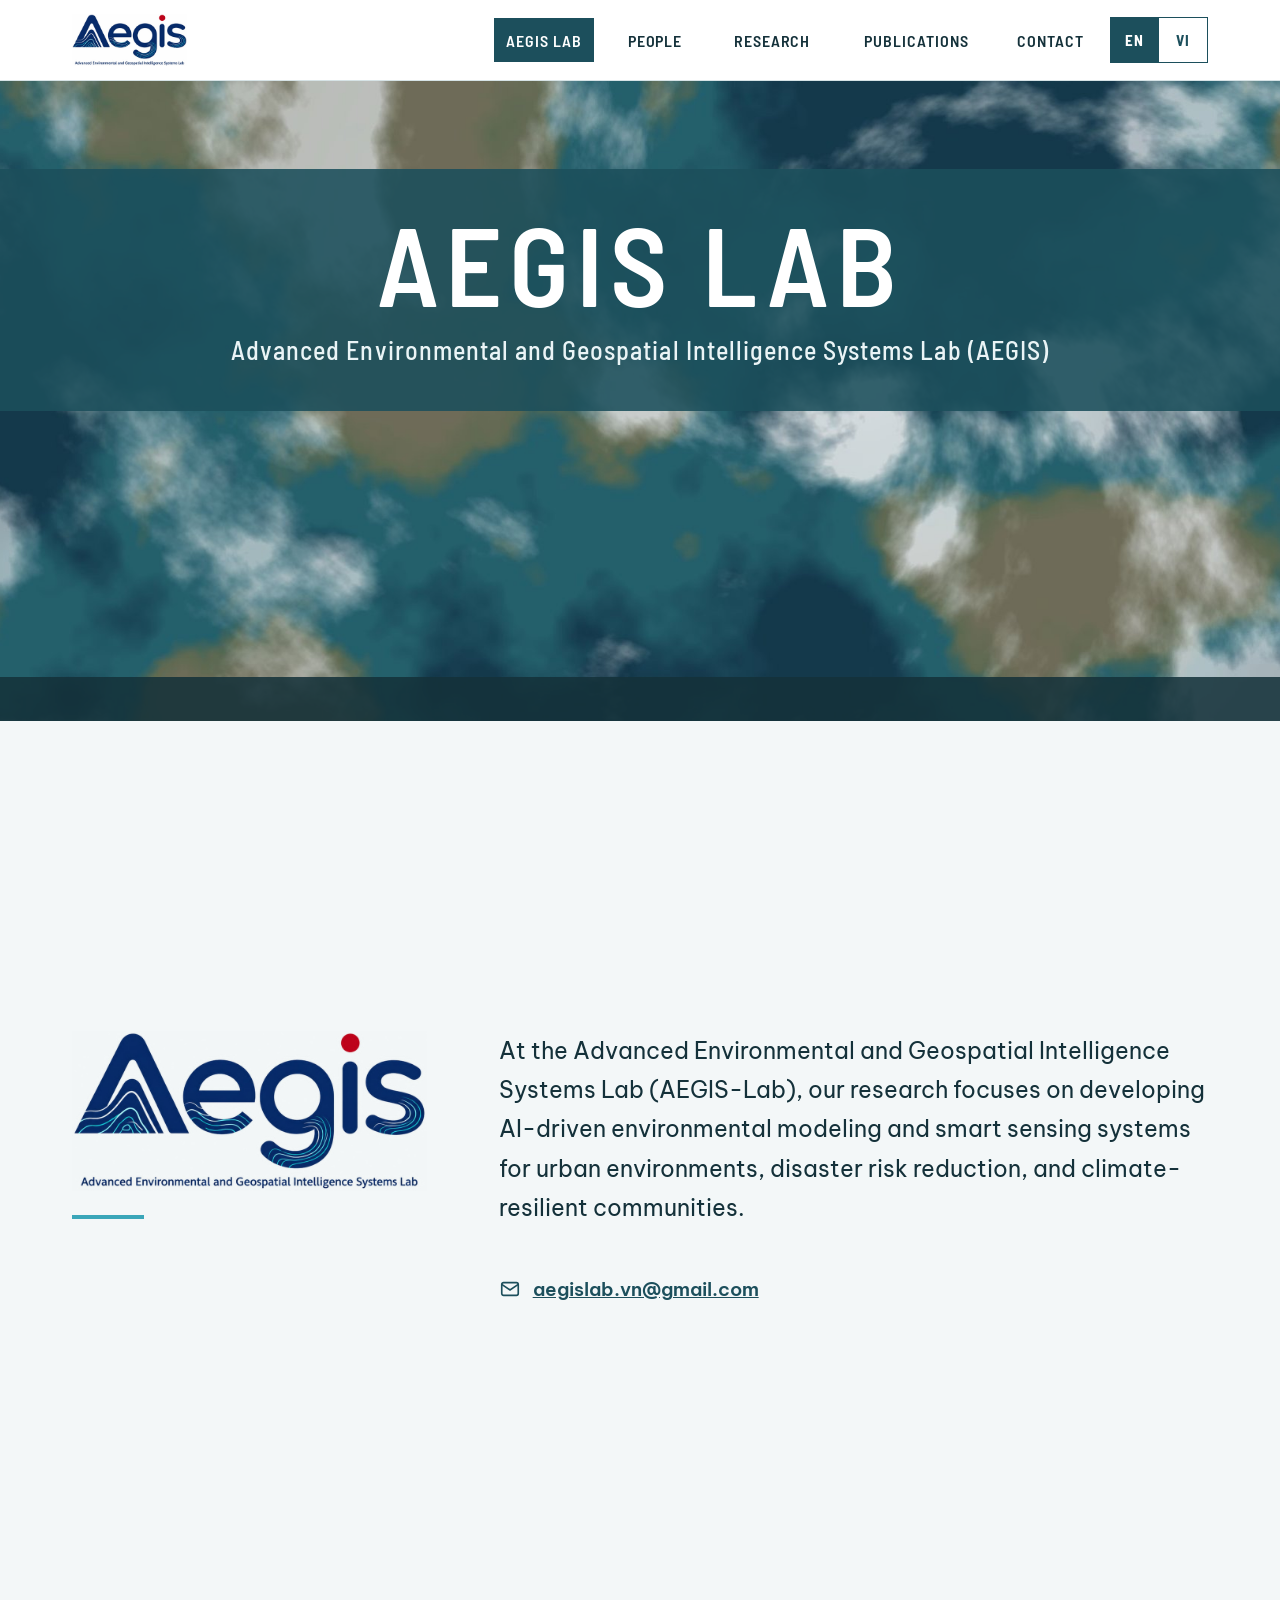
<file: index.html>
<!doctype html>
<html lang="en" data-lang="en">
<head>
<meta charset="utf-8">
<meta name="viewport" content="width=device-width, initial-scale=1">
<title>AEGIS Lab</title>
<meta name="description" content="Advanced Environmental and Geospatial Intelligence Systems Lab (AEGIS)">
<link rel="icon" href="favicon.ico" sizes="any">
<link rel="icon" type="image/png" sizes="32x32" href="assets/img/favicon-32.png">
<link rel="apple-touch-icon" href="assets/img/apple-touch-icon.png">
<link rel="preconnect" href="https://fonts.googleapis.com">
<link rel="preconnect" href="https://fonts.gstatic.com" crossorigin>
<link rel="stylesheet" href="https://fonts.googleapis.com/css2?family=Barlow+Semi+Condensed:wght@500;600;700&amp;family=Be+Vietnam+Pro:wght@400;500;600&amp;display=swap">
<link rel="stylesheet" href="assets/css/style.css">
<script>try{var l=localStorage.getItem('aegis-lang');if(l)document.documentElement.setAttribute('data-lang',l);}catch(e){}</script>
</head>
<body>
<header class="site-header">
  <div class="container">
    <a class="brand" href="index.html"><img src="assets/img/logo-aegis.png" alt="AEGIS Lab – Advanced Environmental and Geospatial Intelligence Systems Lab" width="332" height="150"></a>
    <nav class="nav" aria-label="Main">
      <a href="index.html" aria-current="page"><span class="stack"><span data-l="en" lang="en">AEGIS Lab</span><span data-l="vi" lang="vi">AEGIS Lab</span></span></a>
      <a href="people.html"><span class="stack"><span data-l="en" lang="en">People</span><span data-l="vi" lang="vi">Thành viên</span></span></a>
      <a href="research.html"><span class="stack"><span data-l="en" lang="en">Research</span><span data-l="vi" lang="vi">Nghiên cứu</span></span></a>
      <a href="publications.html"><span class="stack"><span data-l="en" lang="en">Publications</span><span data-l="vi" lang="vi">Công bố khoa học</span></span></a>
      <a href="contact.html"><span class="stack"><span data-l="en" lang="en">Contact</span><span data-l="vi" lang="vi">Liên hệ</span></span></a>
      <div class="lang-switch" role="group" aria-label="Language">
        <button type="button" data-set-lang="en" aria-pressed="true">EN</button>
        <button type="button" data-set-lang="vi" aria-pressed="false">VI</button>
      </div>
    </nav>
  </div>
</header>
<main>
<section class="hero" id="about">
  <div class="hero-band">
    <div class="container">
      <h1>AEGIS Lab</h1>
      <p class="full-name"><span data-l="en" lang="en">Advanced Environmental and Geospatial Intelligence Systems Lab (AEGIS)</span><span data-l="vi" lang="vi">Phòng thí nghiệm Hệ thống Trí tuệ Môi trường và Không gian Địa lý Tiên tiến (AEGIS)</span></p>
    </div>
  </div>
  <div class="hero-foot">
    <div class="container">
    </div>
  </div>
</section>
<section class="intro">
  <div class="container">
    <div class="intro-logo">
      <h2 style="margin:0"><img src="assets/img/logo-aegis-transparent.png" alt="AEGIS Lab" width="900" height="406"></h2>
      <div class="bar"></div>
    </div>
    <div class="intro-text">
      <p data-l="en" lang="en">At the Advanced Environmental and Geospatial Intelligence Systems Lab (AEGIS-Lab), our research focuses on developing AI-driven environmental modeling and smart sensing systems for urban environments, disaster risk reduction, and climate-resilient communities.</p>
      <p data-l="vi" lang="vi">Tại Phòng thí nghiệm Hệ thống Trí tuệ Môi trường và Không gian Địa lý Tiên tiến (AEGIS-Lab), chúng tôi tập trung nghiên cứu phát triển các mô hình môi trường dựa trên trí tuệ nhân tạo (AI) và hệ thống cảm biến thông minh, phục vụ môi trường đô thị, giảm nhẹ rủi ro thiên tai và xây dựng cộng đồng có khả năng chống chịu với biến đổi khí hậu.</p>
      <a class="mail-link" href="mailto:aegislab.vn@gmail.com"><svg width="22" height="22" viewBox="0 0 24 24" fill="none" stroke="currentColor" stroke-width="1.8" aria-hidden="true"><rect x="3" y="5" width="18" height="14" rx="2"></rect><path d="M3 7l9 6 9-6"></path></svg> aegislab.vn@gmail.com</a>
    </div>
  </div>
</section>
</main>
<script src="assets/js/main.js"></script>
</body>
</html>
</file>
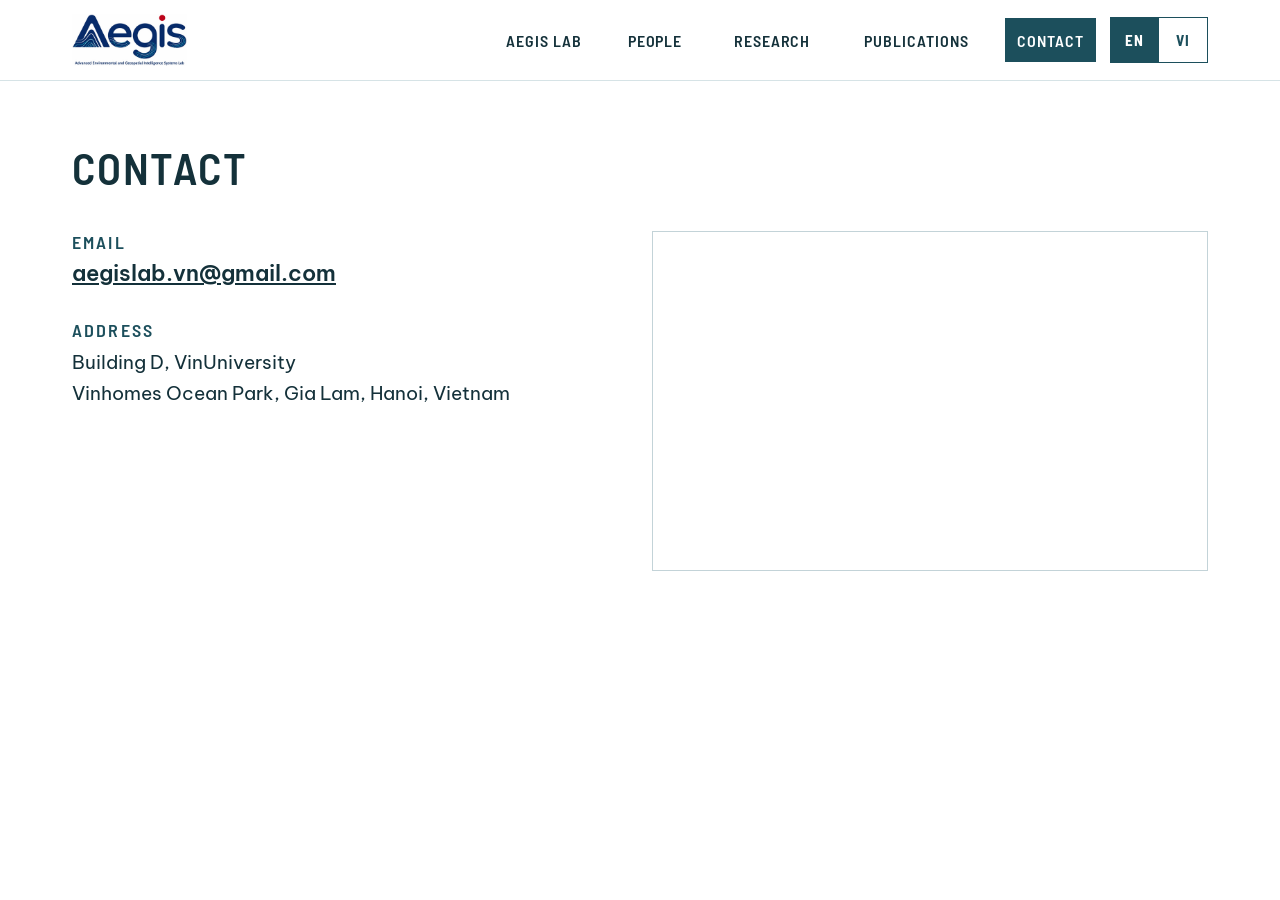
<file: contact.html>
<!doctype html>
<html lang="en" data-lang="en">
<head>
<meta charset="utf-8">
<meta name="viewport" content="width=device-width, initial-scale=1">
<title>Contact – AEGIS Lab</title>
<meta name="description" content="Advanced Environmental and Geospatial Intelligence Systems Lab (AEGIS), VinUniversity">
<link rel="icon" href="favicon.ico" sizes="any">
<link rel="icon" type="image/png" sizes="32x32" href="assets/img/favicon-32.png">
<link rel="apple-touch-icon" href="assets/img/apple-touch-icon.png">
<link rel="preconnect" href="https://fonts.googleapis.com">
<link rel="preconnect" href="https://fonts.gstatic.com" crossorigin>
<link rel="stylesheet" href="https://fonts.googleapis.com/css2?family=Barlow+Semi+Condensed:wght@500;600;700&amp;family=Be+Vietnam+Pro:wght@400;500;600&amp;display=swap">
<link rel="stylesheet" href="assets/css/style.css">
<script>try{var l=localStorage.getItem('aegis-lang');if(l)document.documentElement.setAttribute('data-lang',l);}catch(e){}</script>
</head>
<body>
<header class="site-header">
  <div class="container">
    <a class="brand" href="index.html"><img src="assets/img/logo-aegis.png" alt="AEGIS Lab – Advanced Environmental and Geospatial Intelligence Systems Lab" width="332" height="150"></a>
    <nav class="nav" aria-label="Main">
      <a href="index.html"><span class="stack"><span data-l="en" lang="en">AEGIS Lab</span><span data-l="vi" lang="vi">AEGIS Lab</span></span></a>
      <a href="people.html"><span class="stack"><span data-l="en" lang="en">People</span><span data-l="vi" lang="vi">Thành viên</span></span></a>
      <a href="research.html"><span class="stack"><span data-l="en" lang="en">Research</span><span data-l="vi" lang="vi">Nghiên cứu</span></span></a>
      <a href="publications.html"><span class="stack"><span data-l="en" lang="en">Publications</span><span data-l="vi" lang="vi">Công bố khoa học</span></span></a>
      <a href="contact.html" aria-current="page"><span class="stack"><span data-l="en" lang="en">Contact</span><span data-l="vi" lang="vi">Liên hệ</span></span></a>
      <div class="lang-switch" role="group" aria-label="Language">
        <button type="button" data-set-lang="en" aria-pressed="true">EN</button>
        <button type="button" data-set-lang="vi" aria-pressed="false">VI</button>
      </div>
    </nav>
  </div>
</header>
<main class="container page">
  <h2 class="page-title"><span data-l="en" lang="en">Contact</span><span data-l="vi" lang="vi">Liên hệ</span></h2>
  <div class="contact-grid">
    <div class="contact-info">
      <div>
        <h3>Email</h3>
        <a class="email" href="mailto:aegislab.vn@gmail.com">aegislab.vn@gmail.com</a>
      </div>
      <div>
        <h3><span data-l="en" lang="en">Address</span><span data-l="vi" lang="vi">Địa chỉ</span></h3>
        <p data-l="en" lang="en">Building D, VinUniversity<br>Vinhomes Ocean Park, Gia Lam, Hanoi, Vietnam</p>
        <p data-l="vi" lang="vi">Tòa D, Trường Đại học VinUni<br>Khu đô thị Vinhomes Ocean Park, Gia Lâm, Hà Nội, Việt Nam</p>
      </div>
    </div>
    <div class="contact-map">
      <!-- Google Map: replace the src below with the embed link from Google Maps (Share > Embed a map) to pin Building D exactly -->
      <iframe title="VinUniversity on Google Maps" src="https://maps.google.com/maps?q=VinUniversity%2C%20Vinhomes%20Ocean%20Park%2C%20Gia%20Lam%2C%20Hanoi&amp;z=16&amp;output=embed" loading="lazy" referrerpolicy="no-referrer-when-downgrade" allowfullscreen></iframe>
    </div>
  </div>
</main>
<script src="assets/js/main.js"></script>
</body>
</html>
</file>
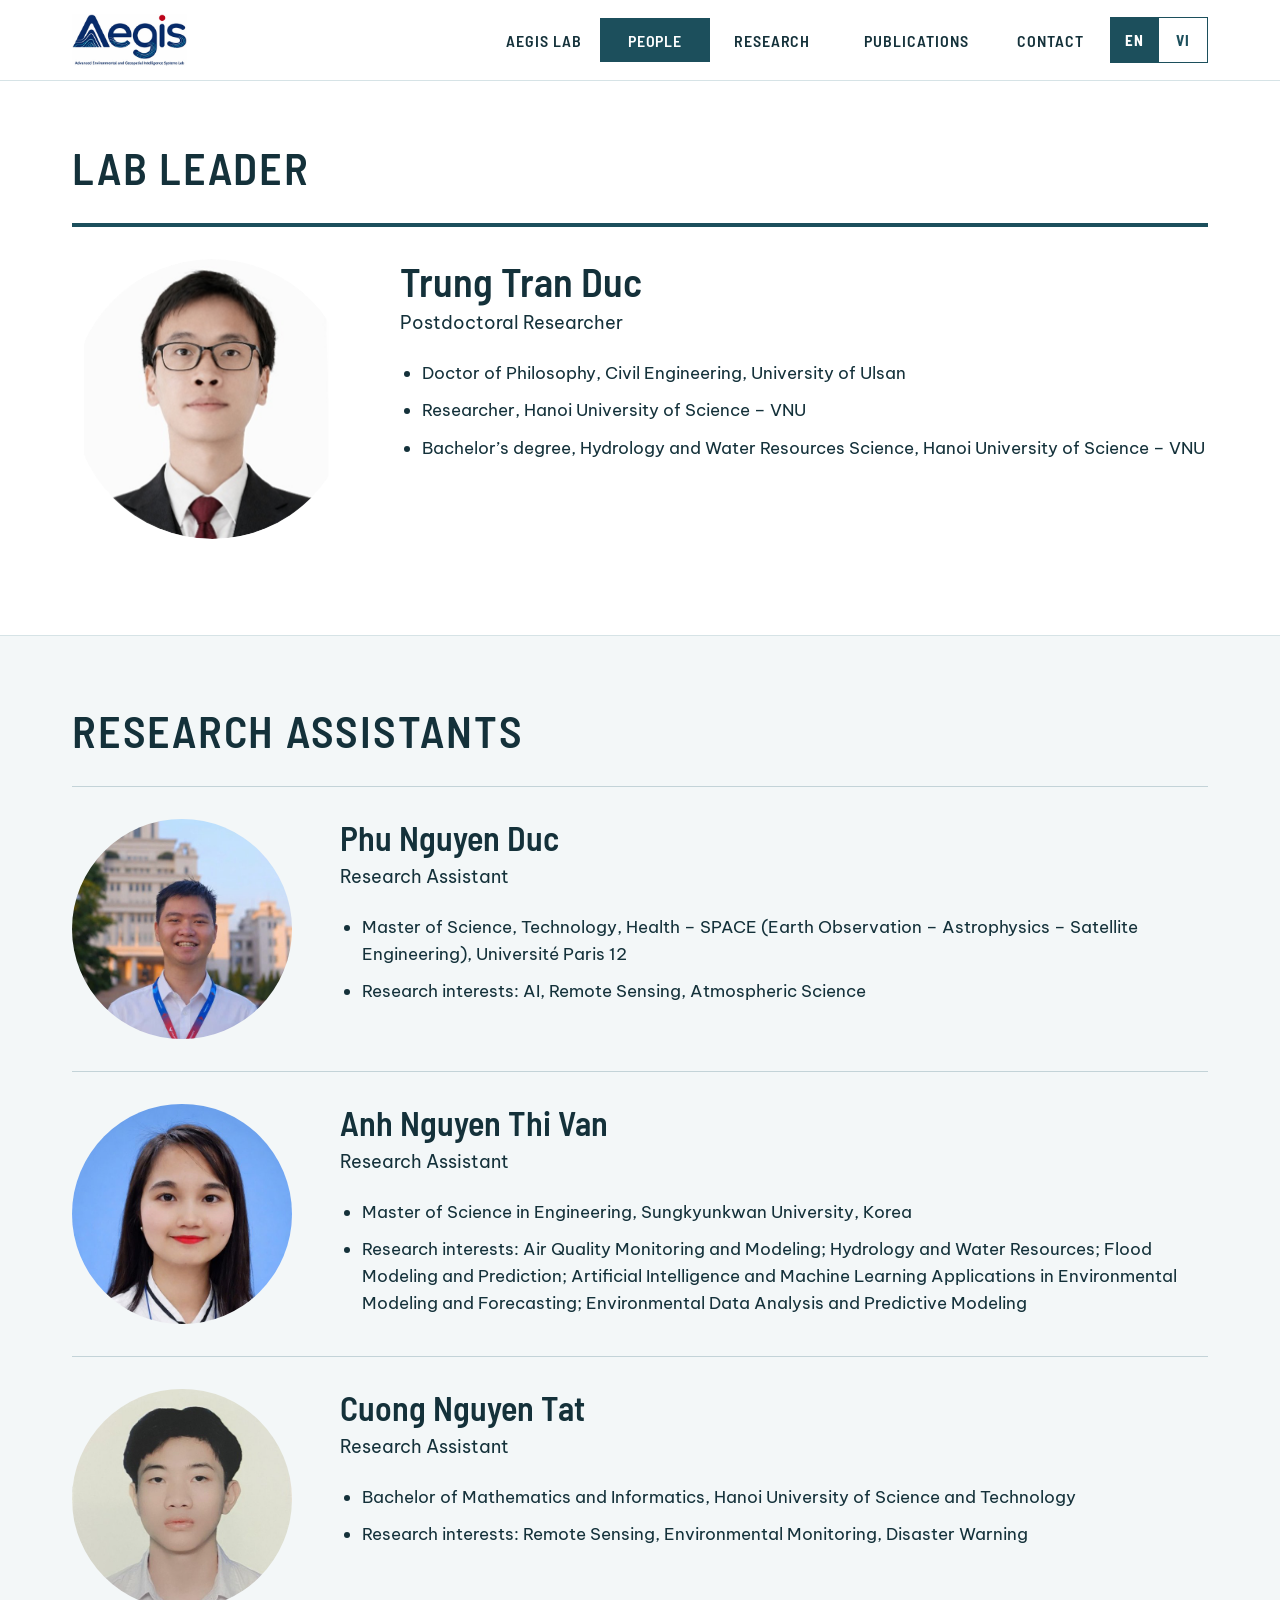
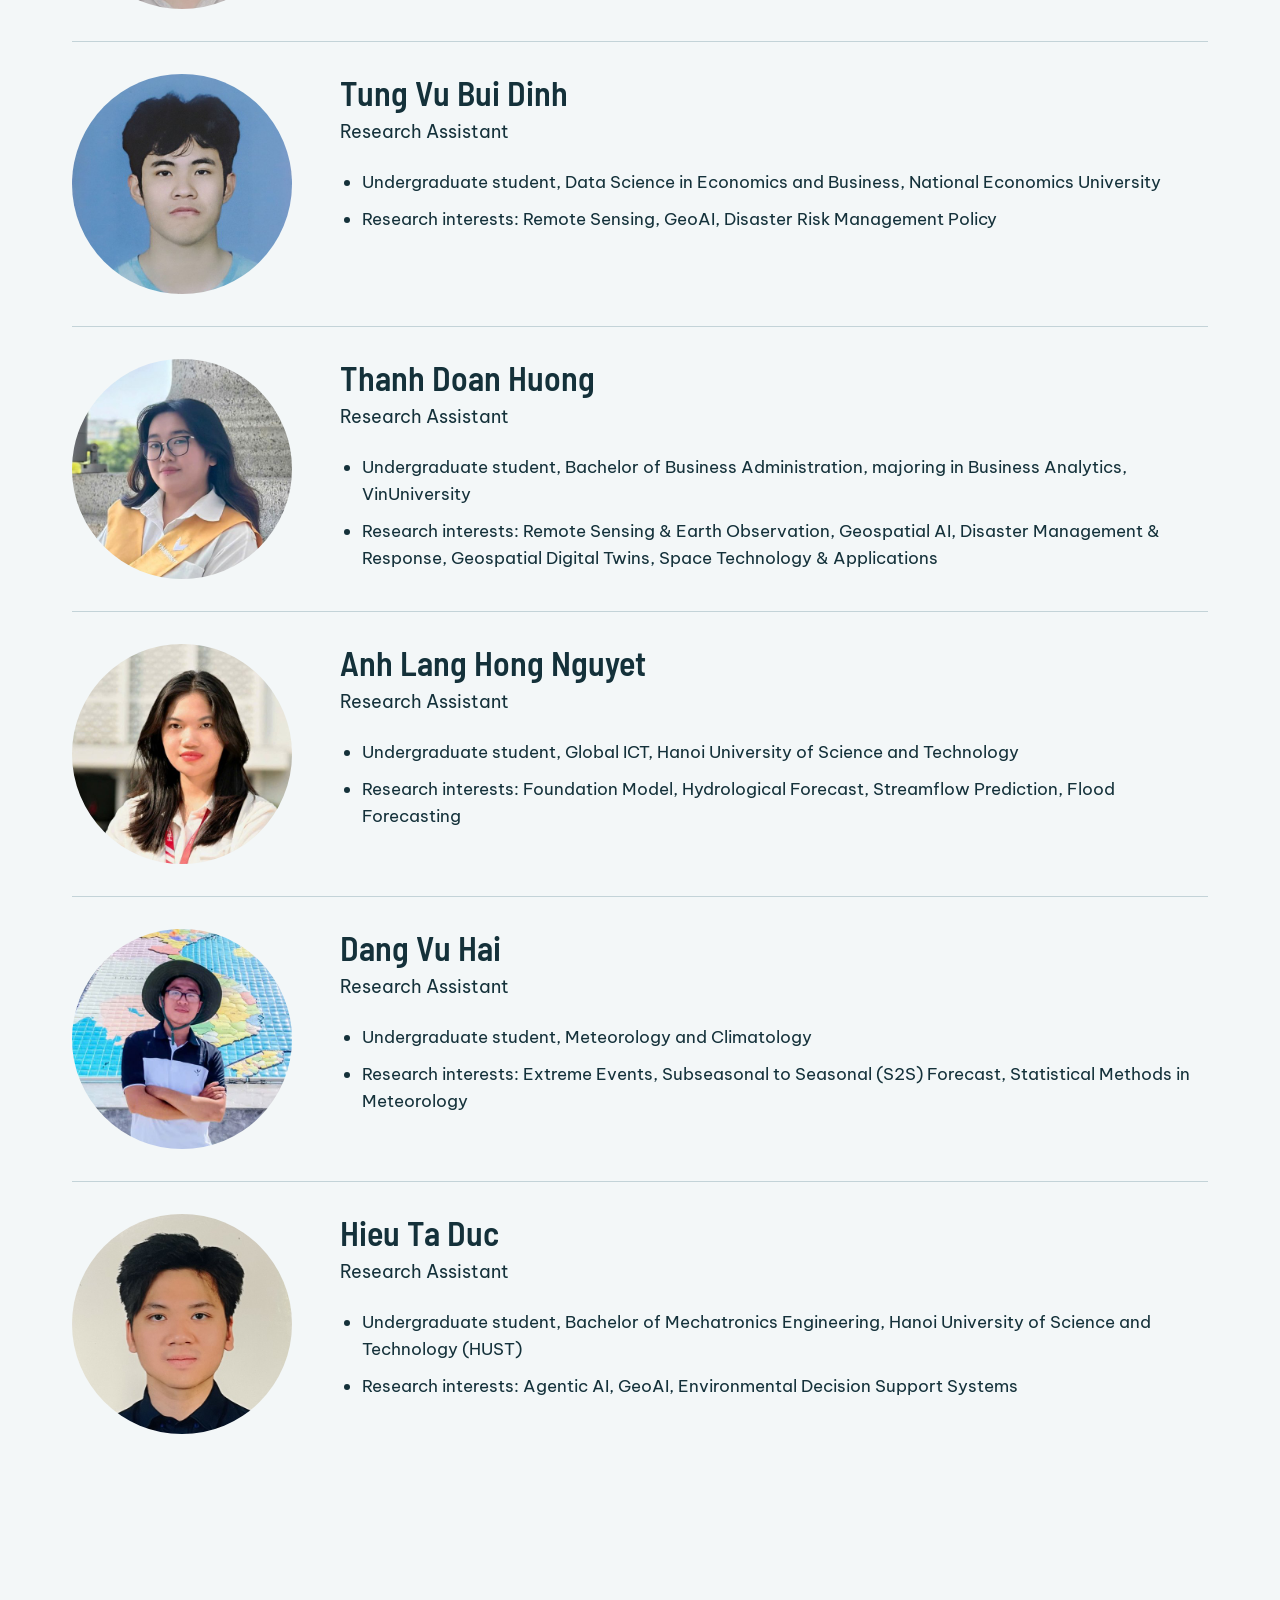
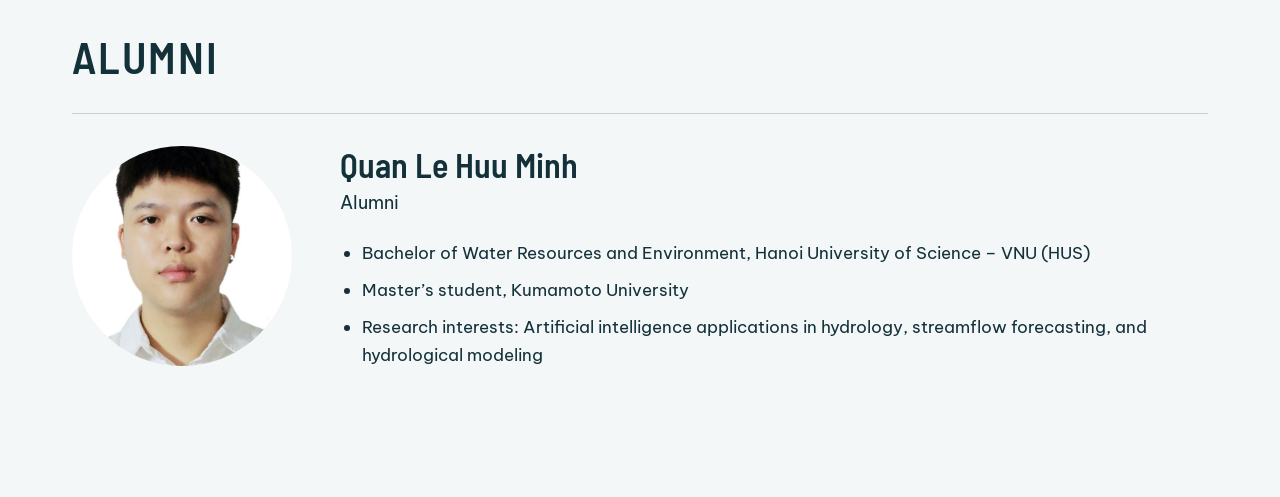
<file: people.html>
<!doctype html>
<html lang="en" data-lang="en">
<head>
<meta charset="utf-8">
<meta name="viewport" content="width=device-width, initial-scale=1">
<title>People – AEGIS Lab</title>
<meta name="description" content="Advanced Environmental and Geospatial Intelligence Systems Lab (AEGIS)">
<link rel="icon" href="favicon.ico" sizes="any">
<link rel="icon" type="image/png" sizes="32x32" href="assets/img/favicon-32.png">
<link rel="apple-touch-icon" href="assets/img/apple-touch-icon.png">
<link rel="preconnect" href="https://fonts.googleapis.com">
<link rel="preconnect" href="https://fonts.gstatic.com" crossorigin>
<link rel="stylesheet" href="https://fonts.googleapis.com/css2?family=Barlow+Semi+Condensed:wght@500;600;700&amp;family=Be+Vietnam+Pro:wght@400;500;600&amp;display=swap">
<link rel="stylesheet" href="assets/css/style.css">
<script>try{var l=localStorage.getItem('aegis-lang');if(l)document.documentElement.setAttribute('data-lang',l);}catch(e){}</script>
</head>
<body>
<header class="site-header">
  <div class="container">
    <a class="brand" href="index.html"><img src="assets/img/logo-aegis.png" alt="AEGIS Lab – Advanced Environmental and Geospatial Intelligence Systems Lab" width="332" height="150"></a>
    <nav class="nav" aria-label="Main">
      <a href="index.html"><span class="stack"><span data-l="en" lang="en">AEGIS Lab</span><span data-l="vi" lang="vi">AEGIS Lab</span></span></a>
      <a href="people.html" aria-current="page"><span class="stack"><span data-l="en" lang="en">People</span><span data-l="vi" lang="vi">Thành viên</span></span></a>
      <a href="research.html"><span class="stack"><span data-l="en" lang="en">Research</span><span data-l="vi" lang="vi">Nghiên cứu</span></span></a>
      <a href="publications.html"><span class="stack"><span data-l="en" lang="en">Publications</span><span data-l="vi" lang="vi">Công bố khoa học</span></span></a>
      <a href="contact.html"><span class="stack"><span data-l="en" lang="en">Contact</span><span data-l="vi" lang="vi">Liên hệ</span></span></a>
      <div class="lang-switch" role="group" aria-label="Language">
        <button type="button" data-set-lang="en" aria-pressed="true">EN</button>
        <button type="button" data-set-lang="vi" aria-pressed="false">VI</button>
      </div>
    </nav>
  </div>
</header>
<main>
<section>
  <div class="container page" style="padding-bottom:64px">
    <h2 class="section-title"><span data-l="en" lang="en">Lab Leader</span><span data-l="vi" lang="vi">Trưởng Lab</span></h2>
    <article class="person leader">
      <img src="assets/img/trung-tran-duc.png" alt="Trung Tran Duc" width="280" height="280" loading="lazy">
      <div class="person-info">
        <h3><span data-l="en" lang="en">Trung Tran Duc</span><span data-l="vi" lang="vi">Trần Đức Trung</span></h3>
        <p class="role"><span data-l="en" lang="en">Postdoctoral Researcher</span><span data-l="vi" lang="vi">Nghiên cứu viên sau tiến sĩ</span></p>
        <ul>
        <li><span data-l="en" lang="en">Doctor of Philosophy, Civil Engineering, University of Ulsan</span><span data-l="vi" lang="vi">Tiến sĩ, Kỹ thuật Xây dựng, Đại học Ulsan</span></li>
        <li><span data-l="en" lang="en">Researcher, Hanoi University of Science – VNU</span><span data-l="vi" lang="vi">Nghiên cứu viên, Trường Đại học Khoa học Tự nhiên – ĐHQGHN</span></li>
        <li><span data-l="en" lang="en">Bachelor’s degree, Hydrology and Water Resources Science, Hanoi University of Science – VNU</span><span data-l="vi" lang="vi">Cử nhân, Thủy văn học và Tài nguyên nước, Trường Đại học Khoa học Tự nhiên – ĐHQGHN</span></li>
        </ul>
      </div>
    </article>
  </div>
</section>
<section class="people-ra">
  <div class="container page">
    <h2 class="section-title"><span data-l="en" lang="en">Research Assistants</span><span data-l="vi" lang="vi">Trợ lý nghiên cứu</span></h2>
    <article class="person">
      <img src="assets/img/phu-nguyen-duc.jpg" alt="Phu Nguyen Duc" width="280" height="280" loading="lazy">
      <div class="person-info">
        <h3><span data-l="en" lang="en">Phu Nguyen Duc</span><span data-l="vi" lang="vi">Nguyễn Đức Phú</span></h3>
        <p class="role"><span data-l="en" lang="en">Research Assistant</span><span data-l="vi" lang="vi">Trợ lý nghiên cứu</span></p>
        <ul>
        <li><span data-l="en" lang="en">Master of Science, Technology, Health – SPACE (Earth Observation – Astrophysics – Satellite Engineering), Université Paris 12</span><span data-l="vi" lang="vi">Thạc sĩ Khoa học, Công nghệ, Sức khỏe – chuyên ngành SPACE (Quan sát Trái Đất – Vật lý thiên văn – Kỹ thuật vệ tinh), Đại học Paris 12</span></li>
        <li><span data-l="en" lang="en">Research interests: AI, Remote Sensing, Atmospheric Science</span><span data-l="vi" lang="vi">Hướng nghiên cứu: AI, Viễn thám, Khoa học khí quyển</span></li>
        </ul>
      </div>
    </article>
    <article class="person">
      <img src="assets/img/van-anh-nguyen-thi.jpg" alt="Anh Nguyen Thi Van" width="280" height="280" loading="lazy">
      <div class="person-info">
        <h3><span data-l="en" lang="en">Anh Nguyen Thi Van</span><span data-l="vi" lang="vi">Nguyễn Thị Vân Anh</span></h3>
        <p class="role"><span data-l="en" lang="en">Research Assistant</span><span data-l="vi" lang="vi">Trợ lý nghiên cứu</span></p>
        <ul>
        <li><span data-l="en" lang="en">Master of Science in Engineering, Sungkyunkwan University, Korea</span><span data-l="vi" lang="vi">Thạc sĩ Kỹ thuật, Đại học Sungkyunkwan, Hàn Quốc</span></li>
        <li><span data-l="en" lang="en">Research interests: Air Quality Monitoring and Modeling; Hydrology and Water Resources; Flood Modeling and Prediction; Artificial Intelligence and Machine Learning Applications in Environmental Modeling and Forecasting; Environmental Data Analysis and Predictive Modeling</span><span data-l="vi" lang="vi">Hướng nghiên cứu: Quan trắc và mô hình hóa chất lượng không khí; Thủy văn và tài nguyên nước; Mô hình hóa và dự báo lũ; Ứng dụng trí tuệ nhân tạo và học máy trong mô hình hóa và dự báo môi trường; Phân tích dữ liệu môi trường và mô hình dự báo</span></li>
        </ul>
      </div>
    </article>
    <article class="person">
      <img src="assets/img/cuong-nguyen-tat.jpg" alt="Cuong Nguyen Tat" width="280" height="280" loading="lazy">
      <div class="person-info">
        <h3><span data-l="en" lang="en">Cuong Nguyen Tat</span><span data-l="vi" lang="vi">Nguyễn Tất Cường</span></h3>
        <p class="role"><span data-l="en" lang="en">Research Assistant</span><span data-l="vi" lang="vi">Trợ lý nghiên cứu</span></p>
        <ul>
        <li><span data-l="en" lang="en">Bachelor of Mathematics and Informatics, Hanoi University of Science and Technology</span><span data-l="vi" lang="vi">Cử nhân ngành Toán Tin, Đại học Bách khoa Hà Nội</span></li>
        <li><span data-l="en" lang="en">Research interests: Remote Sensing, Environmental Monitoring, Disaster Warning</span><span data-l="vi" lang="vi">Hướng nghiên cứu: Viễn thám, Quan trắc môi trường, Cảnh báo thiên tai</span></li>
        </ul>
      </div>
    </article>
    <article class="person">
      <img src="assets/img/tung-vu-bui-dinh.jpg" alt="Tung Vu Bui Dinh" width="280" height="280" loading="lazy">
      <div class="person-info">
        <h3><span data-l="en" lang="en">Tung Vu Bui Dinh</span><span data-l="vi" lang="vi">Vũ Bùi Đình Tùng</span></h3>
        <p class="role"><span data-l="en" lang="en">Research Assistant</span><span data-l="vi" lang="vi">Trợ lý nghiên cứu</span></p>
        <ul>
        <li><span data-l="en" lang="en">Undergraduate student, Data Science in Economics and Business, National Economics University</span><span data-l="vi" lang="vi">Sinh viên, chuyên ngành Khoa học dữ liệu trong Kinh tế và Kinh doanh, Đại học Kinh tế Quốc dân</span></li>
        <li><span data-l="en" lang="en">Research interests: Remote Sensing, GeoAI, Disaster Risk Management Policy</span><span data-l="vi" lang="vi">Hướng nghiên cứu: Viễn thám, GeoAI, Chính sách quản lý rủi ro thiên tai</span></li>
        </ul>
      </div>
    </article>
    <article class="person">
      <img src="assets/img/thanh-doan-huong.jpg" alt="Thanh Doan Huong" width="280" height="280" loading="lazy">
      <div class="person-info">
        <h3><span data-l="en" lang="en">Thanh Doan Huong</span><span data-l="vi" lang="vi">Doãn Hương Thanh</span></h3>
        <p class="role"><span data-l="en" lang="en">Research Assistant</span><span data-l="vi" lang="vi">Trợ lý nghiên cứu</span></p>
        <ul>
        <li><span data-l="en" lang="en">Undergraduate student, Bachelor of Business Administration, majoring in Business Analytics, VinUniversity</span><span data-l="vi" lang="vi">Sinh viên, Cử nhân Quản trị Kinh doanh chuyên ngành Phân tích Kinh doanh, Trường Đại học VinUni</span></li>
        <li><span data-l="en" lang="en">Research interests: Remote Sensing &amp; Earth Observation, Geospatial AI, Disaster Management &amp; Response, Geospatial Digital Twins, Space Technology &amp; Applications</span><span data-l="vi" lang="vi">Hướng nghiên cứu: Viễn thám và Quan sát Trái Đất, AI không gian địa lý, Quản lý và ứng phó thiên tai, Bản sao số không gian địa lý, Công nghệ và ứng dụng vũ trụ</span></li>
        </ul>
      </div>
    </article>
    <article class="person">
      <img src="assets/img/nguyet-anh-lang-hong.jpg" alt="Anh Lang Hong Nguyet" width="280" height="280" loading="lazy">
      <div class="person-info">
        <h3><span data-l="en" lang="en">Anh Lang Hong Nguyet</span><span data-l="vi" lang="vi">Lăng Hồng Nguyệt Anh</span></h3>
        <p class="role"><span data-l="en" lang="en">Research Assistant</span><span data-l="vi" lang="vi">Trợ lý nghiên cứu</span></p>
        <ul>
        <li><span data-l="en" lang="en">Undergraduate student, Global ICT, Hanoi University of Science and Technology</span><span data-l="vi" lang="vi">Sinh viên, chuyên ngành Global ICT, Đại học Bách khoa Hà Nội</span></li>
        <li><span data-l="en" lang="en">Research interests: Foundation Model, Hydrological Forecast, Streamflow Prediction, Flood Forecasting</span><span data-l="vi" lang="vi">Hướng nghiên cứu: Mô hình nền tảng (Foundation Model), Dự báo thủy văn, Dự báo dòng chảy, Dự báo lũ</span></li>
        </ul>
      </div>
    </article>
    <article class="person">
      <img src="assets/img/dang-vu-hai.jpg" alt="Dang Vu Hai" width="280" height="280" loading="lazy">
      <div class="person-info">
        <h3><span data-l="en" lang="en">Dang Vu Hai</span><span data-l="vi" lang="vi">Vũ Hải Đăng</span></h3>
        <p class="role"><span data-l="en" lang="en">Research Assistant</span><span data-l="vi" lang="vi">Trợ lý nghiên cứu</span></p>
        <ul>
        <li><span data-l="en" lang="en">Undergraduate student, Meteorology and Climatology</span><span data-l="vi" lang="vi">Sinh viên, ngành Khí tượng và Khí hậu học</span></li>
        <li><span data-l="en" lang="en">Research interests: Extreme Events, Subseasonal to Seasonal (S2S) Forecast, Statistical Methods in Meteorology</span><span data-l="vi" lang="vi">Hướng nghiên cứu: Hiện tượng cực đoan, Dự báo hạn nội mùa đến mùa (S2S), Phương pháp thống kê trong khí tượng</span></li>
        </ul>
      </div>
    </article>
    <article class="person">
      <img src="assets/img/hieu-ta-duc.jpg" alt="Ta Duc Hieu" width="280" height="280" loading="lazy">
      <div class="person-info">
        <h3><span data-l="en" lang="en">Hieu Ta Duc</span><span data-l="vi" lang="vi">Tạ Đức Hiếu</span></h3>
        <p class="role"><span data-l="en" lang="en">Research Assistant</span><span data-l="vi" lang="vi">Trợ lý nghiên cứu</span></p>
        <ul>
        <li><span data-l="en" lang="en">Undergraduate student, Bachelor of Mechatronics Engineering, Hanoi University of Science and Technology (HUST)</span><span data-l="vi" lang="vi">Sinh viên, Cử nhân Kỹ thuật Cơ điện tử, Đại học Bách khoa Hà Nội</span></li>
        <li><span data-l="en" lang="en">Research interests: Agentic AI, GeoAI, Environmental Decision Support Systems</span><span data-l="vi" lang="vi">Hướng nghiên cứu: AI tác tử (Agentic AI), GeoAI, Hệ thống hỗ trợ ra quyết định môi trường</span></li>
        </ul>
      </div>
    </article>
  </div>
  <section>
    <div class="container page">
      <h2 class="section-title"><span data-l="en" lang="en">Alumni</span><span data-l="vi" lang="vi">Cựu thành viên</span></h2>
      <article class="person">
        <img src="assets/img/quan-le-huu-minh.jpg" alt="Quan Le Huu Minh" width="280" height="280" loading="lazy">
        <div class="person-info">
          <h3><span data-l="en" lang="en">Quan Le Huu Minh</span><span data-l="vi" lang="vi">Lê Hữu Minh Quân</span></h3>
          <p class="role"><span data-l="en" lang="en">Alumni</span><span data-l="vi" lang="vi">Cựu thành viên</span></p>
          <ul>
          <li><span data-l="en" lang="en">Bachelor of Water Resources and Environment, Hanoi University of Science – VNU (HUS)</span><span data-l="vi" lang="vi">Cử nhân ngành Tài nguyên và Môi trường nước, Trường Đại học Khoa học Tự nhiên – ĐHQGHN (HUS)</span></li>
          <li><span data-l="en" lang="en">Master’s student, Kumamoto University</span><span data-l="vi" lang="vi">Học viên cao học, Đại học Kumamoto</span></li>
          <li><span data-l="en" lang="en">Research interests: Artificial intelligence applications in hydrology, streamflow forecasting, and hydrological modeling</span><span data-l="vi" lang="vi">Hướng nghiên cứu: Ứng dụng trí tuệ nhân tạo trong thủy văn, dự báo dòng chảy và mô hình hóa thủy văn</span></li>
          </ul>
        </div>
      </article>
    </div>
  </section>
</main>
<script src="assets/js/main.js"></script>
</body>
</html>
</file>
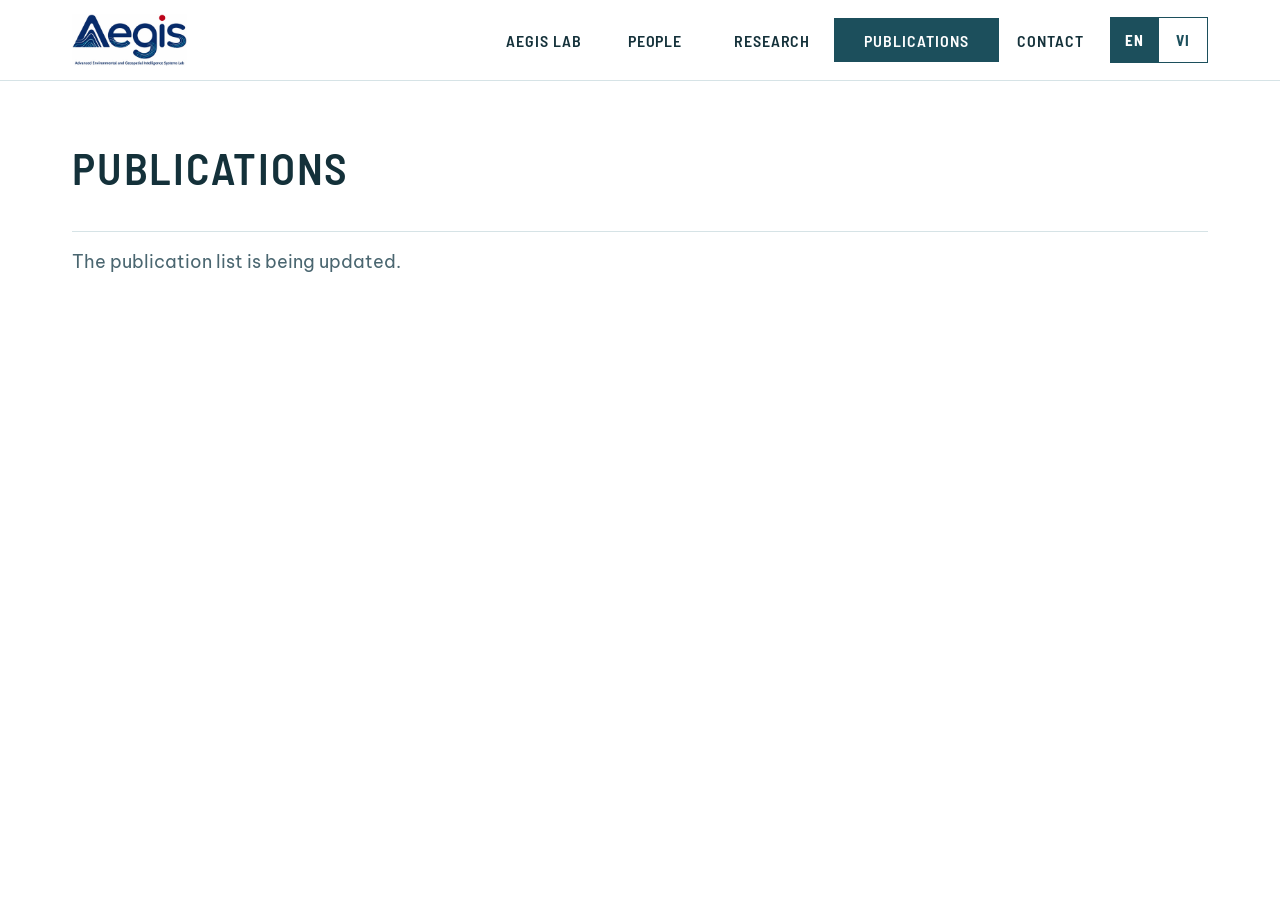
<file: publications.html>
<!doctype html>
<html lang="en" data-lang="en">
<head>
<meta charset="utf-8">
<meta name="viewport" content="width=device-width, initial-scale=1">
<title>Publications – AEGIS Lab</title>
<meta name="description" content="Advanced Environmental and Geospatial Intelligence Systems Lab (AEGIS), VinUniversity">
<link rel="icon" href="favicon.ico" sizes="any">
<link rel="icon" type="image/png" sizes="32x32" href="assets/img/favicon-32.png">
<link rel="apple-touch-icon" href="assets/img/apple-touch-icon.png">
<link rel="preconnect" href="https://fonts.googleapis.com">
<link rel="preconnect" href="https://fonts.gstatic.com" crossorigin>
<link rel="stylesheet" href="https://fonts.googleapis.com/css2?family=Barlow+Semi+Condensed:wght@500;600;700&amp;family=Be+Vietnam+Pro:wght@400;500;600&amp;display=swap">
<link rel="stylesheet" href="assets/css/style.css">
<script>try{var l=localStorage.getItem('aegis-lang');if(l)document.documentElement.setAttribute('data-lang',l);}catch(e){}</script>
</head>
<body>
<header class="site-header">
  <div class="container">
    <a class="brand" href="index.html"><img src="assets/img/logo-aegis.png" alt="AEGIS Lab – Advanced Environmental and Geospatial Intelligence Systems Lab" width="332" height="150"></a>
    <nav class="nav" aria-label="Main">
      <a href="index.html"><span class="stack"><span data-l="en" lang="en">AEGIS Lab</span><span data-l="vi" lang="vi">AEGIS Lab</span></span></a>
      <a href="people.html"><span class="stack"><span data-l="en" lang="en">People</span><span data-l="vi" lang="vi">Thành viên</span></span></a>
      <a href="research.html"><span class="stack"><span data-l="en" lang="en">Research</span><span data-l="vi" lang="vi">Nghiên cứu</span></span></a>
      <a href="publications.html" aria-current="page"><span class="stack"><span data-l="en" lang="en">Publications</span><span data-l="vi" lang="vi">Công bố khoa học</span></span></a>
      <a href="contact.html"><span class="stack"><span data-l="en" lang="en">Contact</span><span data-l="vi" lang="vi">Liên hệ</span></span></a>
      <div class="lang-switch" role="group" aria-label="Language">
        <button type="button" data-set-lang="en" aria-pressed="true">EN</button>
        <button type="button" data-set-lang="vi" aria-pressed="false">VI</button>
      </div>
    </nav>
  </div>
</header>
<main class="container page">
  <h2 class="page-title"><span data-l="en" lang="en">Publications</span><span data-l="vi" lang="vi">Công bố khoa học</span></h2>
  <ol class="pub-list" id="pub-list"></ol>
  <p class="pub-empty" id="pub-empty" hidden><span data-l="en" lang="en">The publication list is being updated.</span><span data-l="vi" lang="vi">Danh sách công bố đang được cập nhật.</span></p>
</main>
<script src="assets/js/main.js"></script>
</body>
</html>
</file>
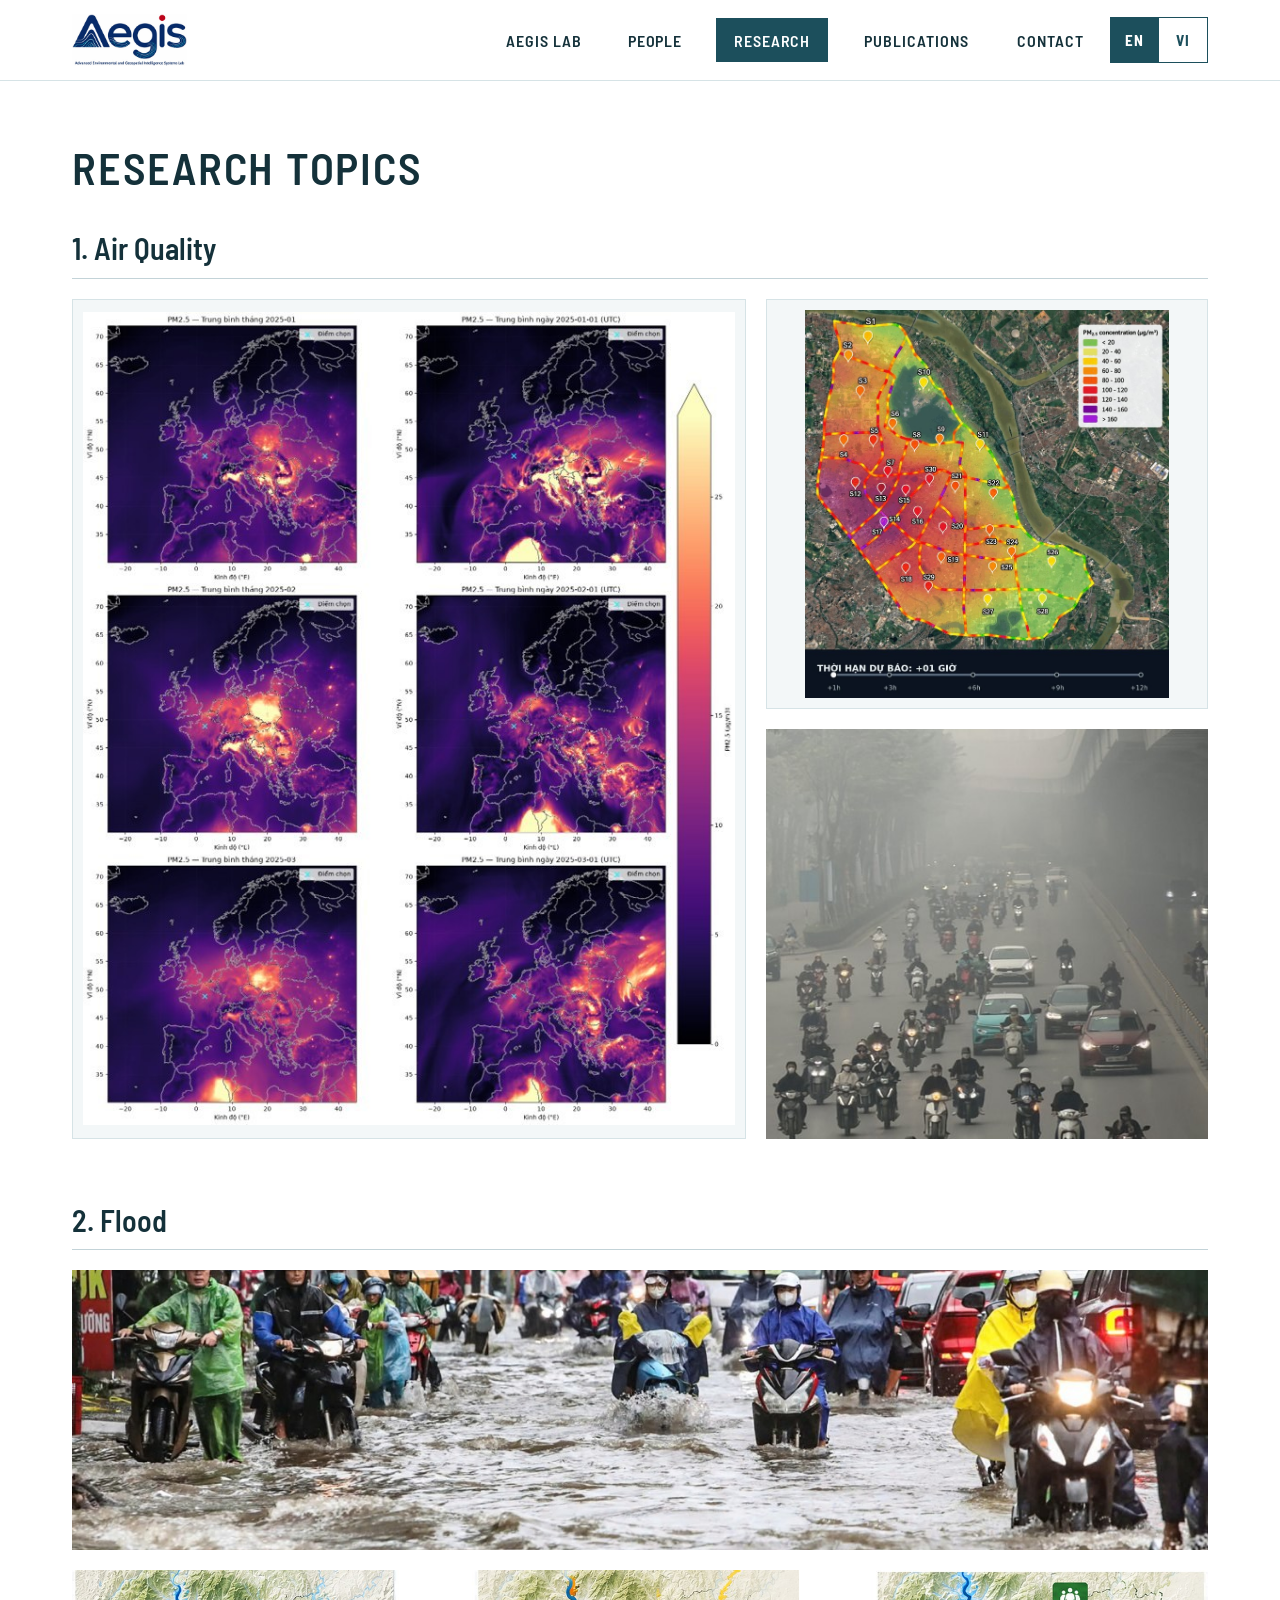
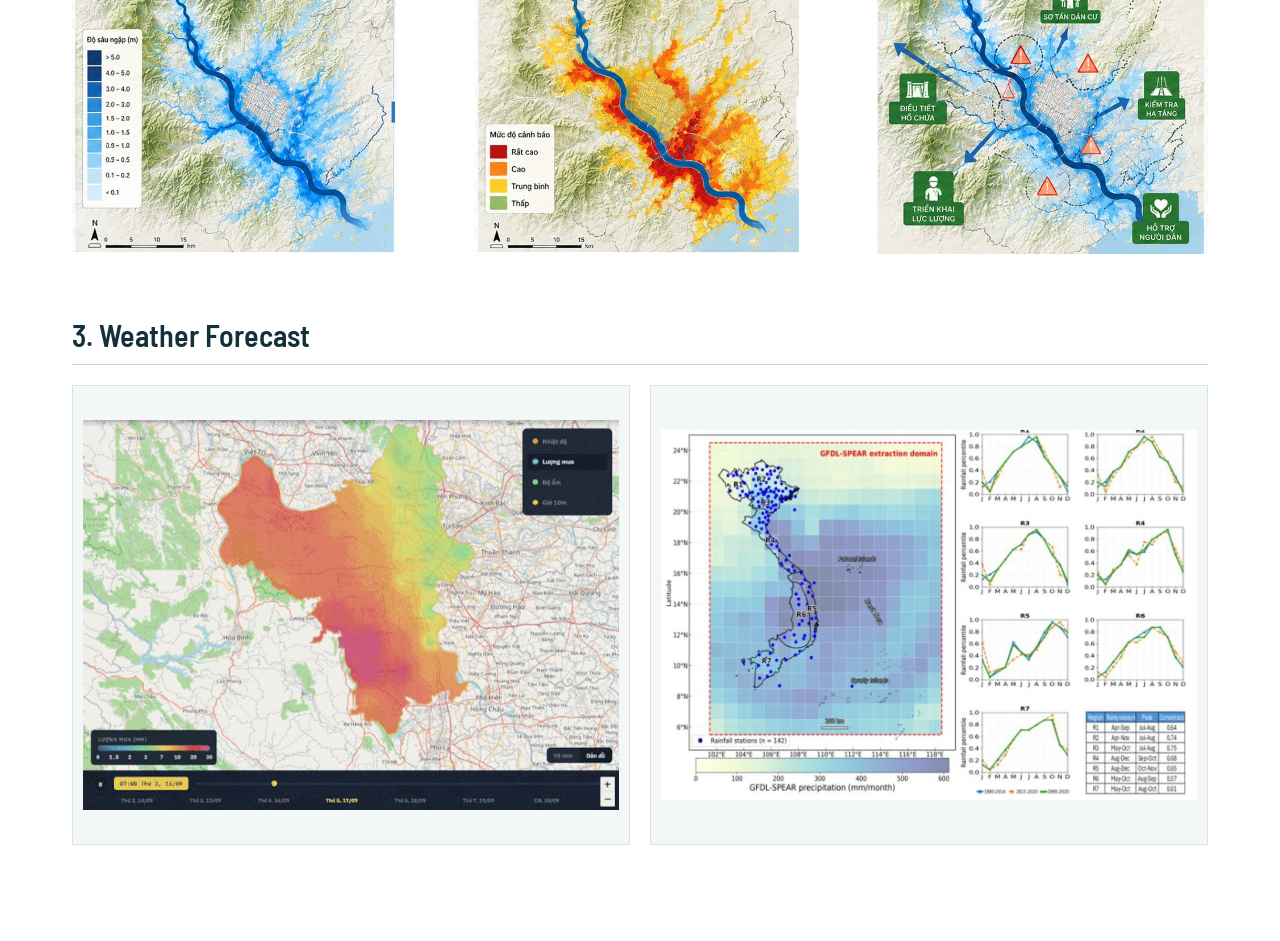
<file: research.html>
<!doctype html>
<html lang="en" data-lang="en">
<head>
<meta charset="utf-8">
<meta name="viewport" content="width=device-width, initial-scale=1">
<title>Research – AEGIS Lab</title>
<meta name="description" content="Advanced Environmental and Geospatial Intelligence Systems Lab (AEGIS), VinUniversity">
<link rel="icon" href="favicon.ico" sizes="any">
<link rel="icon" type="image/png" sizes="32x32" href="assets/img/favicon-32.png">
<link rel="apple-touch-icon" href="assets/img/apple-touch-icon.png">
<link rel="preconnect" href="https://fonts.googleapis.com">
<link rel="preconnect" href="https://fonts.gstatic.com" crossorigin>
<link rel="stylesheet" href="https://fonts.googleapis.com/css2?family=Barlow+Semi+Condensed:wght@500;600;700&amp;family=Be+Vietnam+Pro:wght@400;500;600&amp;display=swap">
<link rel="stylesheet" href="assets/css/style.css">
<script>try{var l=localStorage.getItem('aegis-lang');if(l)document.documentElement.setAttribute('data-lang',l);}catch(e){}</script>
</head>
<body>
<header class="site-header">
  <div class="container">
    <a class="brand" href="index.html"><img src="assets/img/logo-aegis.png" alt="AEGIS Lab – Advanced Environmental and Geospatial Intelligence Systems Lab" width="332" height="150"></a>
    <nav class="nav" aria-label="Main">
      <a href="index.html"><span class="stack"><span data-l="en" lang="en">AEGIS Lab</span><span data-l="vi" lang="vi">AEGIS Lab</span></span></a>
      <a href="people.html"><span class="stack"><span data-l="en" lang="en">People</span><span data-l="vi" lang="vi">Thành viên</span></span></a>
      <a href="research.html" aria-current="page"><span class="stack"><span data-l="en" lang="en">Research</span><span data-l="vi" lang="vi">Nghiên cứu</span></span></a>
      <a href="publications.html"><span class="stack"><span data-l="en" lang="en">Publications</span><span data-l="vi" lang="vi">Công bố khoa học</span></span></a>
      <a href="contact.html"><span class="stack"><span data-l="en" lang="en">Contact</span><span data-l="vi" lang="vi">Liên hệ</span></span></a>
      <div class="lang-switch" role="group" aria-label="Language">
        <button type="button" data-set-lang="en" aria-pressed="true">EN</button>
        <button type="button" data-set-lang="vi" aria-pressed="false">VI</button>
      </div>
    </nav>
  </div>
</header>
<main class="container page">
  <h2 class="page-title"><span data-l="en" lang="en">Research Topics</span><span data-l="vi" lang="vi">Hướng nghiên cứu</span></h2>
  <ol class="topics">
    <li class="topic" id="air-quality">
      <h3>1. <span data-l="en" lang="en">Air Quality</span><span data-l="vi" lang="vi">Chất lượng không khí</span></h3>
      <div class="grid-aq">
        <img class="main panel" src="assets/img/aq-pm25-europe.jpg" alt="Monthly and daily mean PM2.5 maps over Europe, January–March 2025" loading="lazy">
        <img class="side panel" src="assets/img/aq-pm25.jpg" alt="PM2.5 concentration forecast map of Hanoi" loading="lazy">
        <img class="side photo" src="assets/img/aq-smog.jpg" alt="Haze over a busy road in Hanoi" loading="lazy">
      </div>
    </li>
    <li class="topic" id="flood">
      <h3>2. <span data-l="en" lang="en">Flood</span><span data-l="vi" lang="vi">Lũ lụt</span></h3>
      <img class="flood-photo" src="assets/img/flood-street.jpg" alt="Motorbikes riding through a flooded street" loading="lazy">
      <img src="assets/img/flood-maps.jpg" alt="Flood depth, warning level and response maps" loading="lazy">
    </li>
    <li class="topic" id="weather">
      <h3>3. <span data-l="en" lang="en">Weather Forecast</span><span data-l="vi" lang="vi">Dự báo thời tiết</span></h3>
      <div class="grid-2">
        <img class="panel" src="assets/img/weather-map.jpg" alt="Rainfall forecast map of Hanoi" loading="lazy">
        <img class="panel" src="assets/img/weather-rain-vn.jpg" alt="GFDL-SPEAR precipitation and regional rainfall seasonality across Vietnam" loading="lazy">
      </div>
    </li>
  </ol>
</main>
<script src="assets/js/main.js"></script>
</body>
</html>
</file>
<file: assets/css/style.css>
/* AEGIS Lab website – shared styles */
:root {
  --ink: #14313A;
  --teal: #1C4F5C;
  --teal-mid: #2B7A8A;
  --accent: #3AA6B9;
  --line: #D6E3E6;
  --line-strong: #C3D3D8;
  --bg-soft: #F3F7F8;
  --head: 'Barlow Semi Condensed', system-ui, sans-serif;
  --body: 'Be Vietnam Pro', system-ui, sans-serif;
}

* { box-sizing: border-box; }
html { scroll-behavior: smooth; }
body { margin: 0; font-family: var(--body); color: var(--ink); background: #FFFFFF; }
img { max-width: 100%; }
a { color: var(--teal); }
a:hover { color: var(--ink); }

.container { max-width: 1200px; margin: 0 auto; padding-left: 32px; padding-right: 32px; }

/* ---------- Language switching ---------- */
html[data-lang="en"] [data-l="vi"],
html[data-lang="vi"] [data-l="en"] { display: none; }

/* Nav labels keep the width of the longer language so the bar never jumps */
.stack { display: inline-grid; justify-items: center; }
.stack > [data-l] { grid-area: 1 / 1; }
html[data-lang="en"] .stack > [data-l="vi"],
html[data-lang="vi"] .stack > [data-l="en"] { display: block; visibility: hidden; }

/* ---------- Header ---------- */
.site-header { background: #FFFFFF; border-bottom: 1px solid var(--line); }
.site-header .container {
  padding-top: 14px; padding-bottom: 14px;
  display: flex; flex-wrap: wrap; justify-content: space-between; align-items: center; gap: 12px 24px;
}
.brand { display: flex; align-items: center; }
.brand img { height: 52px; width: auto; display: block; }
.nav { display: flex; flex-wrap: wrap; align-items: center; gap: 4px 6px; }
.nav a {
  font-family: var(--head); font-weight: 600; font-size: 16px; text-transform: uppercase; letter-spacing: 0.06em;
  color: var(--ink); text-decoration: none; padding: 12px; min-height: 44px; display: flex; align-items: center;
}
.nav a:hover { color: var(--teal); }
.nav a[aria-current="page"] { color: #FFFFFF; background: var(--teal); }
.lang-switch { display: flex; margin-left: 8px; border: 1px solid var(--teal); }
.lang-switch button {
  font-family: var(--head); font-weight: 700; font-size: 15px; letter-spacing: 0.08em;
  min-width: 48px; min-height: 44px; border: 0; background: #FFFFFF; color: var(--teal); cursor: pointer;
}
.lang-switch button[aria-pressed="true"] { background: var(--teal); color: #FFFFFF; }

/* ---------- Shared headings ---------- */
.page { padding-top: 64px; padding-bottom: 96px; }
.page-title {
  margin: 0 0 40px; font-family: var(--head); font-weight: 600; font-size: 44px; line-height: 1.05;
  text-transform: uppercase; letter-spacing: 0.04em;
}

/* ---------- About ---------- */
.cover-wrap { min-height: calc(100vh - 81px); display: flex; flex-direction: column; }
.hero {
  flex: 1 1 auto; display: flex; flex-direction: column; justify-content: space-between; padding-top: 88px;
  min-height: 640px;
  background: url('../img/hero-satellite.jpg') center / cover no-repeat;
}
.hero-band { background: rgba(28, 79, 92, 0.88); color: #FFFFFF; }
.hero-band .container { padding-top: 40px; padding-bottom: 44px; text-align: center; }
.hero h1 {
  margin: 0; font-family: var(--head); font-weight: 600; font-size: clamp(56px, 9vw, 112px); line-height: 0.95;
  letter-spacing: 0.06em; text-transform: uppercase;
}
.hero .full-name {
  margin: 18px auto 0; max-width: 900px; font-family: var(--head); font-weight: 500; font-size: 26px; line-height: 1.3;
  letter-spacing: 0.04em; color: #EAF4F6;
}
.hero-foot { background: rgba(20, 49, 58, 0.86); color: #FFFFFF; }
.hero-foot .container {
  padding-top: 22px; padding-bottom: 22px; text-align: center; display: flex; flex-direction: column; gap: 4px;
  font-size: 17px; line-height: 1.5;
}
.hero-foot strong { font-weight: 600; letter-spacing: 0.04em; }

.intro { background: var(--bg-soft); min-height: 100vh; display: flex; align-items: center; }
.intro .container {
  width: 100%; padding-top: 80px; padding-bottom: 80px; display: flex; flex-wrap: wrap; gap: 40px 72px;
}
.intro-logo { flex: 1 1 280px; min-width: 0; }
.intro-logo img { width: 100%; max-width: 380px; height: auto; display: block; }
.intro-logo .bar { width: 72px; height: 4px; background: var(--accent); margin-top: 24px; }
.intro-text { flex: 2 1 560px; min-width: 0; }
.intro-text p { margin: 0; font-size: 23px; line-height: 1.7; }
.mail-link {
  margin-top: 40px; display: inline-flex; align-items: center; gap: 12px; min-height: 44px;
  font-size: 19px; font-weight: 600; color: var(--teal);
}

/* ---------- People ---------- */
.person {
  display: flex; flex-wrap: wrap; gap: 32px 48px; align-items: flex-start; padding: 32px 0;
  border-top: 1px solid var(--line-strong);
}
.person.leader { border-top: 4px solid var(--teal); }
.person img { width: 220px; height: 220px; object-fit: cover; border-radius: 50%; display: block; flex: 0 0 220px; }
.person.leader img { width: 280px; height: 280px; flex-basis: 280px; }
.person-info { flex: 1 1 480px; min-width: 0; }
.person-info h3 { margin: 0; font-family: var(--head); font-weight: 600; font-size: 34px; line-height: 1.1; }
.person.leader .person-info h3 { font-size: 40px; }
.person-info .role { margin: 6px 0 0; font-size: 18px; line-height: 1.5; }
.person-info ul {
  margin: 24px 0 0; padding-left: 22px; font-size: 17px; line-height: 1.6; display: flex; flex-direction: column; gap: 10px;
}
.people-ra { background: var(--bg-soft); border-top: 1px solid var(--line); }
.people-ra .page { padding-top: 72px; }
.section-title {
  margin: 0 0 32px; font-family: var(--head); font-weight: 600; font-size: 44px; line-height: 1.05;
  text-transform: uppercase; letter-spacing: 0.04em;
}

/* ---------- Research ---------- */
.topics { margin: 0; padding: 0; list-style: none; display: flex; flex-direction: column; gap: 64px; }
.topic { display: flex; flex-direction: column; gap: 20px; }
.topic h3 {
  margin: 0; padding-bottom: 12px; border-bottom: 1px solid var(--line-strong);
  font-family: var(--head); font-weight: 600; font-size: 30px; line-height: 1.15;
}
.topic img { display: block; width: 100%; }
.panel { background: var(--bg-soft); border: 1px solid var(--line); object-fit: contain; padding: 10px; }
.grid-aq {
  display: grid; grid-template-columns: repeat(5, minmax(0, 1fr)); grid-template-rows: repeat(2, 410px); gap: 20px;
}
.grid-aq .main { grid-column: span 3; grid-row: span 2; height: 100%; }
.grid-aq .side { grid-column: span 2; height: 100%; }
.grid-aq .photo { object-fit: cover; object-position: 50% 60%; }
.flood-photo { height: 280px; object-fit: cover; object-position: 50% 55%; }
.grid-2 { display: grid; grid-template-columns: repeat(2, minmax(0, 1fr)); gap: 20px; }
.grid-2 img { height: 460px; }

/* ---------- Publications ---------- */
.pub-list { margin: 0; padding: 0 0 0 28px; border-top: 1px solid var(--line); font-size: 18px; line-height: 1.65; }
.pub-list li { padding: 20px 0; border-bottom: 1px solid var(--line); }
.pub-empty { color: #4A6670; font-size: 18px; }

/* ---------- Contact ---------- */
.contact-grid { display: flex; flex-wrap: wrap; gap: 40px 64px; align-items: flex-start; }
.contact-info { flex: 1 1 420px; min-width: 0; display: flex; flex-direction: column; gap: 32px; }
.contact-info h3 {
  margin: 0 0 6px; font-family: var(--head); font-weight: 600; font-size: 18px; letter-spacing: 0.12em;
  text-transform: uppercase; color: var(--teal);
}
.contact-info .email { font-size: 22px; font-weight: 600; color: var(--ink); }
.contact-info p { margin: 0; font-size: 19px; line-height: 1.6; }
.contact-map { flex: 1 1 460px; min-width: 0; }
.contact-map iframe { width: 100%; height: 340px; border: 1px solid var(--line-strong); display: block; }

/* ---------- Small screens ---------- */
@media (max-width: 760px) {
  .container { padding-left: 20px; padding-right: 20px; }
  .brand img { height: 44px; }
  .lang-switch { margin-left: 0; }
  .nav a { font-size: 14px; padding: 10px 8px; }
  .hero { min-height: 520px; padding-top: 56px; }
  .hero .full-name { font-size: 20px; }
  .intro-text p { font-size: 19px; }
  .page-title, .section-title { font-size: 34px; }
  .person img, .person.leader img { width: 180px; height: 180px; flex-basis: 180px; }
  .grid-aq { grid-template-columns: 1fr; grid-template-rows: none; }
  .grid-aq .main, .grid-aq .side { grid-column: auto; grid-row: auto; height: auto; }
  .grid-aq .photo { height: 280px; }
  .grid-2 { grid-template-columns: 1fr; }
  .grid-2 img { height: auto; }
  .flood-photo { height: 200px; }
}
</file>
